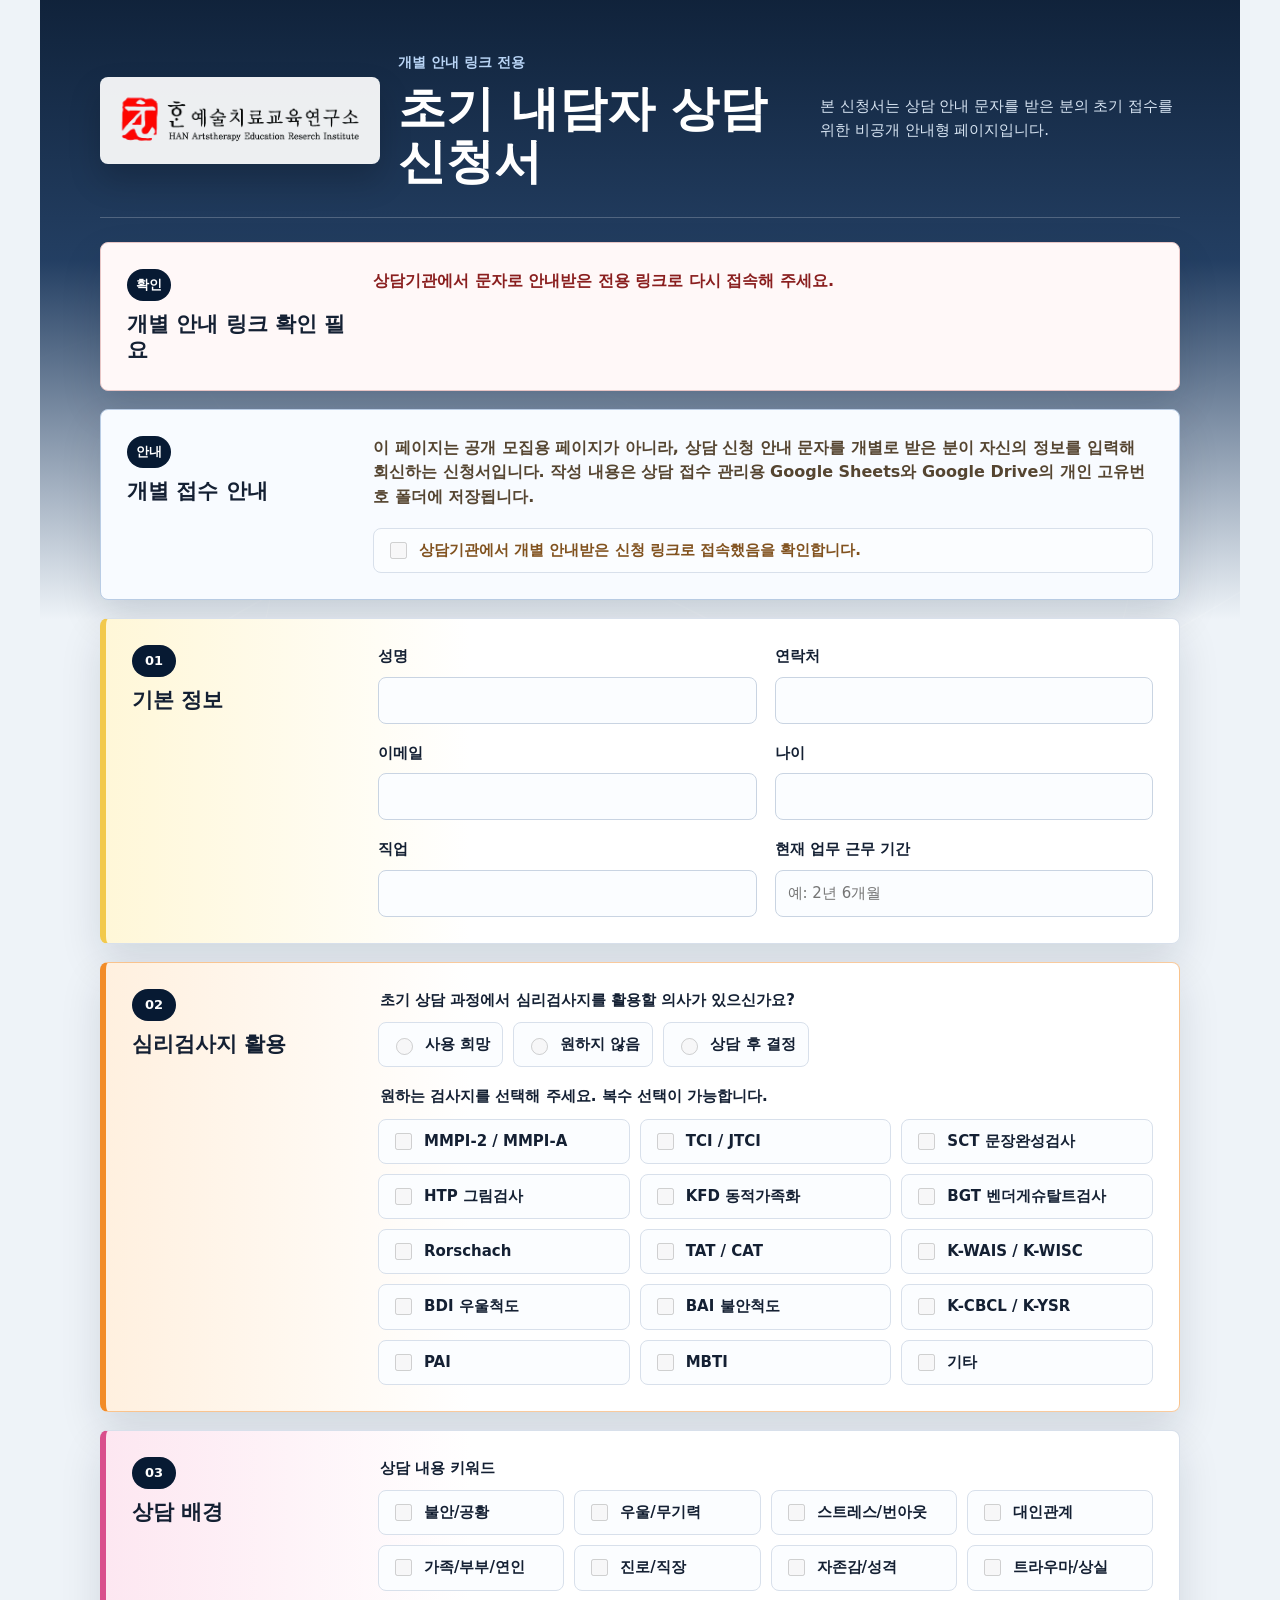
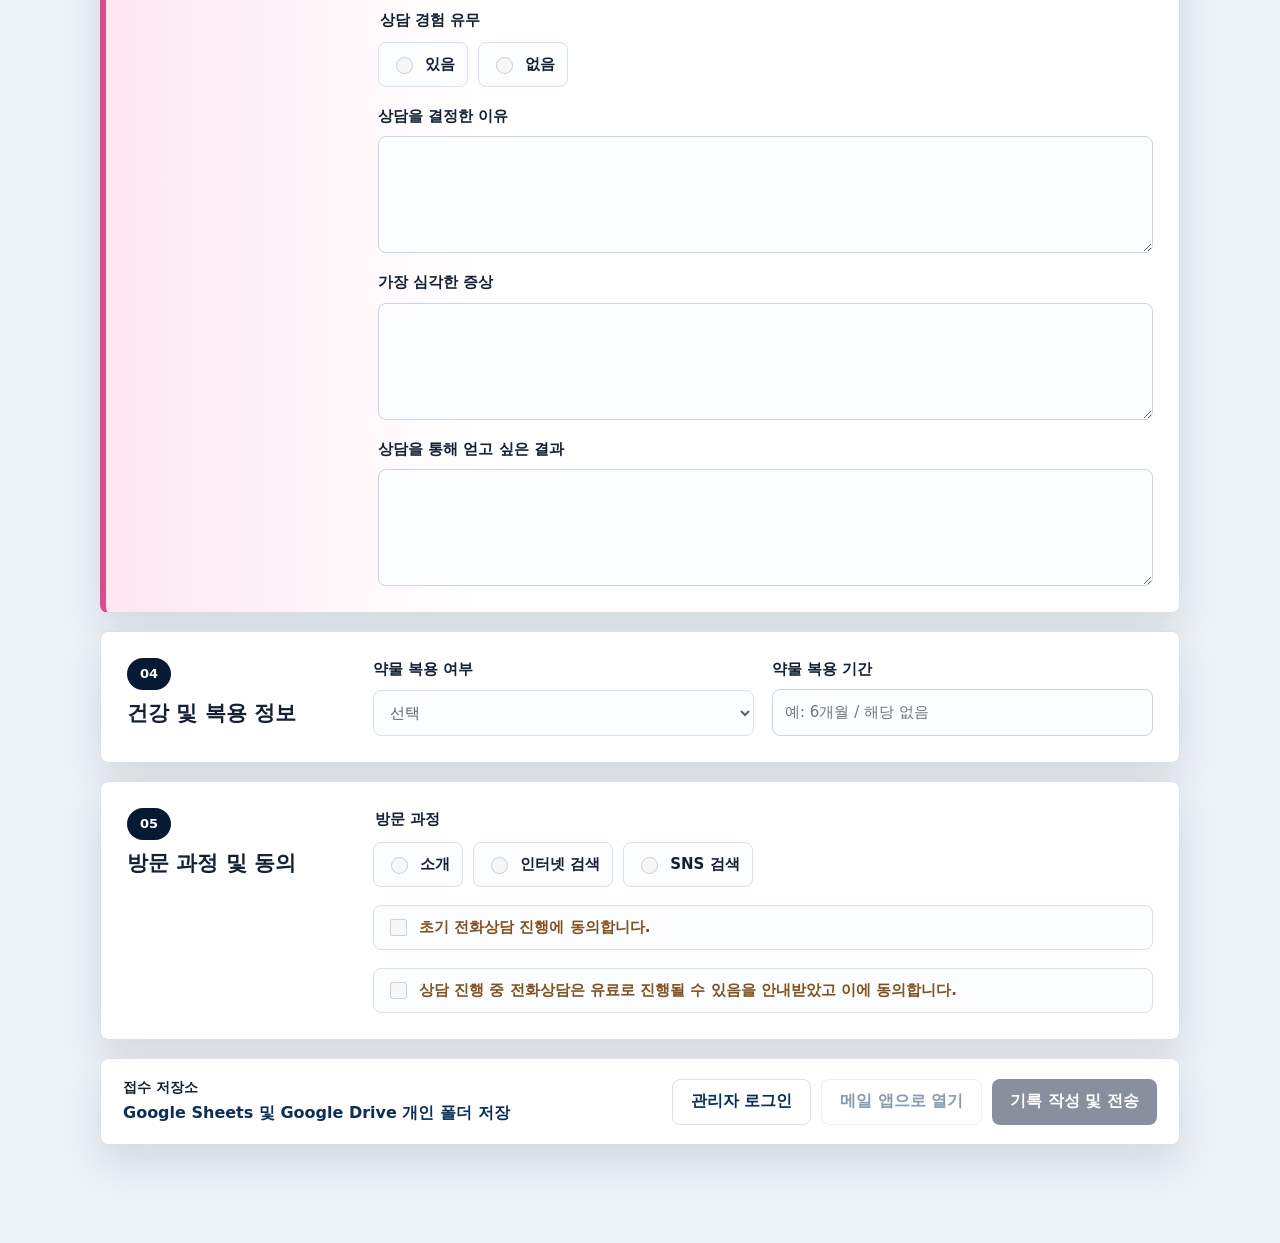
<file: index.html>
<!doctype html>
<html lang="ko">
  <head>
    <meta charset="UTF-8" />
    <meta name="viewport" content="width=device-width, initial-scale=1.0" />
    <meta name="robots" content="noindex, nofollow" />
    <title>초기 내담자 상담 신청서</title>
    <link rel="stylesheet" href="styles.css?v=20260813-3" />
  </head>
  <body>
    <main class="page-shell">
      <header class="app-header">
        <div class="brand-block">
          <img class="brand-logo" src="assets/institute-logo.png" alt="한예술치료교육연구소" />
          <div>
            <p class="eyebrow">개별 안내 링크 전용</p>
            <h1>초기 내담자 상담 신청서</h1>
          </div>
        </div>
        <p class="header-note">
          본 신청서는 상담 안내 문자를 받은 분의 초기 접수를 위한 비공개 안내형 페이지입니다.
        </p>
      </header>

      <form id="intakeForm" class="intake-form">
        <input type="hidden" name="_subject" value="초기 내담자 상담 신청서 접수" />
        <input type="hidden" name="_template" value="table" />
        <input type="hidden" name="_captcha" value="false" />
        <input type="hidden" id="summaryField" name="상담_신청_요약" />
        <input type="hidden" id="applicantNoField" name="고유번호" />

        <section class="form-section access-notice">
          <div class="section-title">
            <span>안내</span>
            <h2>개별 접수 안내</h2>
          </div>
          <div class="field-stack">
            <p>
              이 페이지는 공개 모집용 페이지가 아니라, 상담 신청 안내 문자를 개별로 받은 분이 자신의 정보를 입력해 회신하는 신청서입니다.
              작성 내용은 상담 접수 관리용 Google Sheets와 Google Drive의 개인 고유번호 폴더에 저장됩니다.
            </p>
            <label class="check-line">
              <input type="checkbox" name="개별 안내 링크 확인" value="확인" required />
              상담기관에서 개별 안내받은 신청 링크로 접속했음을 확인합니다.
            </label>
          </div>
        </section>

        <section class="form-section personal-section">
          <div class="section-title">
            <span>01</span>
            <h2>기본 정보</h2>
          </div>
          <div class="field-grid">
            <label>
              성명
              <input name="성명" autocomplete="name" required />
            </label>
            <label>
              연락처
              <input name="연락처" type="tel" autocomplete="tel" required />
            </label>
            <label>
              이메일
              <input name="이메일" type="email" autocomplete="email" />
            </label>
            <label>
              나이
              <input name="나이" type="number" min="1" max="120" required />
            </label>
            <label>
              직업
              <input name="직업" required />
            </label>
            <label>
              현재 업무 근무 기간
              <input name="현재 업무 근무 기간" placeholder="예: 2년 6개월" />
            </label>
          </div>
        </section>

        <section class="form-section diagnostic-section priority-section">
          <div class="section-title">
            <span>02</span>
            <h2>심리검사지 활용</h2>
          </div>
          <div class="field-stack">
            <fieldset>
              <legend>초기 상담 과정에서 심리검사지를 활용할 의사가 있으신가요?</legend>
              <div class="inline-choices">
                <label><input type="radio" name="검사지 선택 사용 여부" value="사용 희망" required /> 사용 희망</label>
                <label><input type="radio" name="검사지 선택 사용 여부" value="사용 원하지 않음" /> 원하지 않음</label>
                <label><input type="radio" name="검사지 선택 사용 여부" value="상담 후 결정" /> 상담 후 결정</label>
              </div>
            </fieldset>

            <fieldset>
              <legend>원하는 검사지를 선택해 주세요. 복수 선택이 가능합니다.</legend>
              <div class="choice-grid test-choice-grid">
                <label><input type="checkbox" name="초기 선택 검사지" value="MMPI-2 / MMPI-A" /> MMPI-2 / MMPI-A</label>
                <label><input type="checkbox" name="초기 선택 검사지" value="TCI / JTCI" /> TCI / JTCI</label>
                <label><input type="checkbox" name="초기 선택 검사지" value="SCT 문장완성검사" /> SCT 문장완성검사</label>
                <label><input type="checkbox" name="초기 선택 검사지" value="HTP 그림검사" /> HTP 그림검사</label>
                <label><input type="checkbox" name="초기 선택 검사지" value="KFD 동적가족화" /> KFD 동적가족화</label>
                <label><input type="checkbox" name="초기 선택 검사지" value="BGT 벤더게슈탈트검사" /> BGT 벤더게슈탈트검사</label>
                <label><input type="checkbox" name="초기 선택 검사지" value="Rorschach 로르샤흐 검사" /> Rorschach</label>
                <label><input type="checkbox" name="초기 선택 검사지" value="TAT / CAT 주제통각검사" /> TAT / CAT</label>
                <label><input type="checkbox" name="초기 선택 검사지" value="K-WAIS / K-WISC 지능검사" /> K-WAIS / K-WISC</label>
                <label><input type="checkbox" name="초기 선택 검사지" value="BDI 우울척도" /> BDI 우울척도</label>
                <label><input type="checkbox" name="초기 선택 검사지" value="BAI 불안척도" /> BAI 불안척도</label>
                <label><input type="checkbox" name="초기 선택 검사지" value="K-CBCL / K-YSR" /> K-CBCL / K-YSR</label>
                <label><input type="checkbox" name="초기 선택 검사지" value="PAI 성격평가질문지" /> PAI</label>
                <label><input type="checkbox" name="초기 선택 검사지" value="MBTI" /> MBTI</label>
                <label><input type="checkbox" name="초기 선택 검사지" value="기타" /> 기타</label>
              </div>
            </fieldset>
          </div>
        </section>

        <section class="form-section journal-section">
          <div class="section-title">
            <span>03</span>
            <h2>상담 배경</h2>
          </div>
          <div class="field-stack">
            <fieldset>
              <legend>상담 내용 키워드</legend>
              <div class="choice-grid">
                <label><input type="checkbox" name="상담 내용 키워드" value="불안/공황" /> 불안/공황</label>
                <label><input type="checkbox" name="상담 내용 키워드" value="우울/무기력" /> 우울/무기력</label>
                <label><input type="checkbox" name="상담 내용 키워드" value="스트레스/번아웃" /> 스트레스/번아웃</label>
                <label><input type="checkbox" name="상담 내용 키워드" value="대인관계" /> 대인관계</label>
                <label><input type="checkbox" name="상담 내용 키워드" value="가족/부부/연인" /> 가족/부부/연인</label>
                <label><input type="checkbox" name="상담 내용 키워드" value="진로/직장" /> 진로/직장</label>
                <label><input type="checkbox" name="상담 내용 키워드" value="자존감/성격" /> 자존감/성격</label>
                <label><input type="checkbox" name="상담 내용 키워드" value="트라우마/상실" /> 트라우마/상실</label>
              </div>
            </fieldset>

            <fieldset>
              <legend>상담 경험 유무</legend>
              <div class="inline-choices">
                <label><input type="radio" name="상담 경험 유무" value="있음" required /> 있음</label>
                <label><input type="radio" name="상담 경험 유무" value="없음" /> 없음</label>
              </div>
            </fieldset>

            <label>
              상담을 결정한 이유
              <textarea name="상담을 결정한 이유" rows="4" required></textarea>
            </label>
            <label>
              가장 심각한 증상
              <textarea name="가장 심각한 증상" rows="4" required></textarea>
            </label>
            <label>
              상담을 통해 얻고 싶은 결과
              <textarea name="상담을 통해 얻고 싶은 결과" rows="4" required></textarea>
            </label>
          </div>
        </section>

        <section class="form-section">
          <div class="section-title">
            <span>04</span>
            <h2>건강 및 복용 정보</h2>
          </div>
          <div class="field-grid">
            <label>
              약물 복용 여부
              <select name="약물 복용 여부" required>
                <option value="">선택</option>
                <option>복용 중</option>
                <option>과거 복용 경험 있음</option>
                <option>복용 경험 없음</option>
              </select>
            </label>
            <label>
              약물 복용 기간
              <input name="약물 복용 기간" placeholder="예: 6개월 / 해당 없음" />
            </label>
          </div>
        </section>

        <section class="form-section">
          <div class="section-title">
            <span>05</span>
            <h2>방문 과정 및 동의</h2>
          </div>
          <div class="field-stack">
            <fieldset>
              <legend>방문 과정</legend>
              <div class="inline-choices">
                <label><input type="radio" name="방문 과정" value="소개" required /> 소개</label>
                <label><input type="radio" name="방문 과정" value="인터넷 검색" /> 인터넷 검색</label>
                <label><input type="radio" name="방문 과정" value="SNS 검색" /> SNS 검색</label>
              </div>
            </fieldset>

            <label class="check-line">
              <input type="checkbox" name="초기 전화상담 동의 여부" value="동의" required />
              초기 전화상담 진행에 동의합니다.
            </label>
            <label class="check-line">
              <input type="checkbox" name="상담진행중 전화상담 유료 안내 동의" value="동의" required />
              상담 진행 중 전화상담은 유료로 진행될 수 있음을 안내받았고 이에 동의합니다.
            </label>
          </div>
        </section>

        <section class="submission-panel">
          <div>
            <strong>접수 저장소</strong>
            <span>Google Sheets 및 Google Drive 개인 폴더 저장</span>
          </div>
          <div class="actions">
            <a class="secondary-link" href="admin.html">관리자 로그인</a>
            <button class="secondary-button" type="button" id="mailClientButton">메일 앱으로 열기</button>
            <button class="primary-button" type="submit">기록 작성 및 전송</button>
          </div>
        </section>
        <p id="submitMessage" class="form-message" role="status"></p>
      </form>
    </main>

    <script src="config.js?v=20260813-3"></script>
    <script src="app.js?v=20260815-1"></script>
  </body>
</html>
</file>
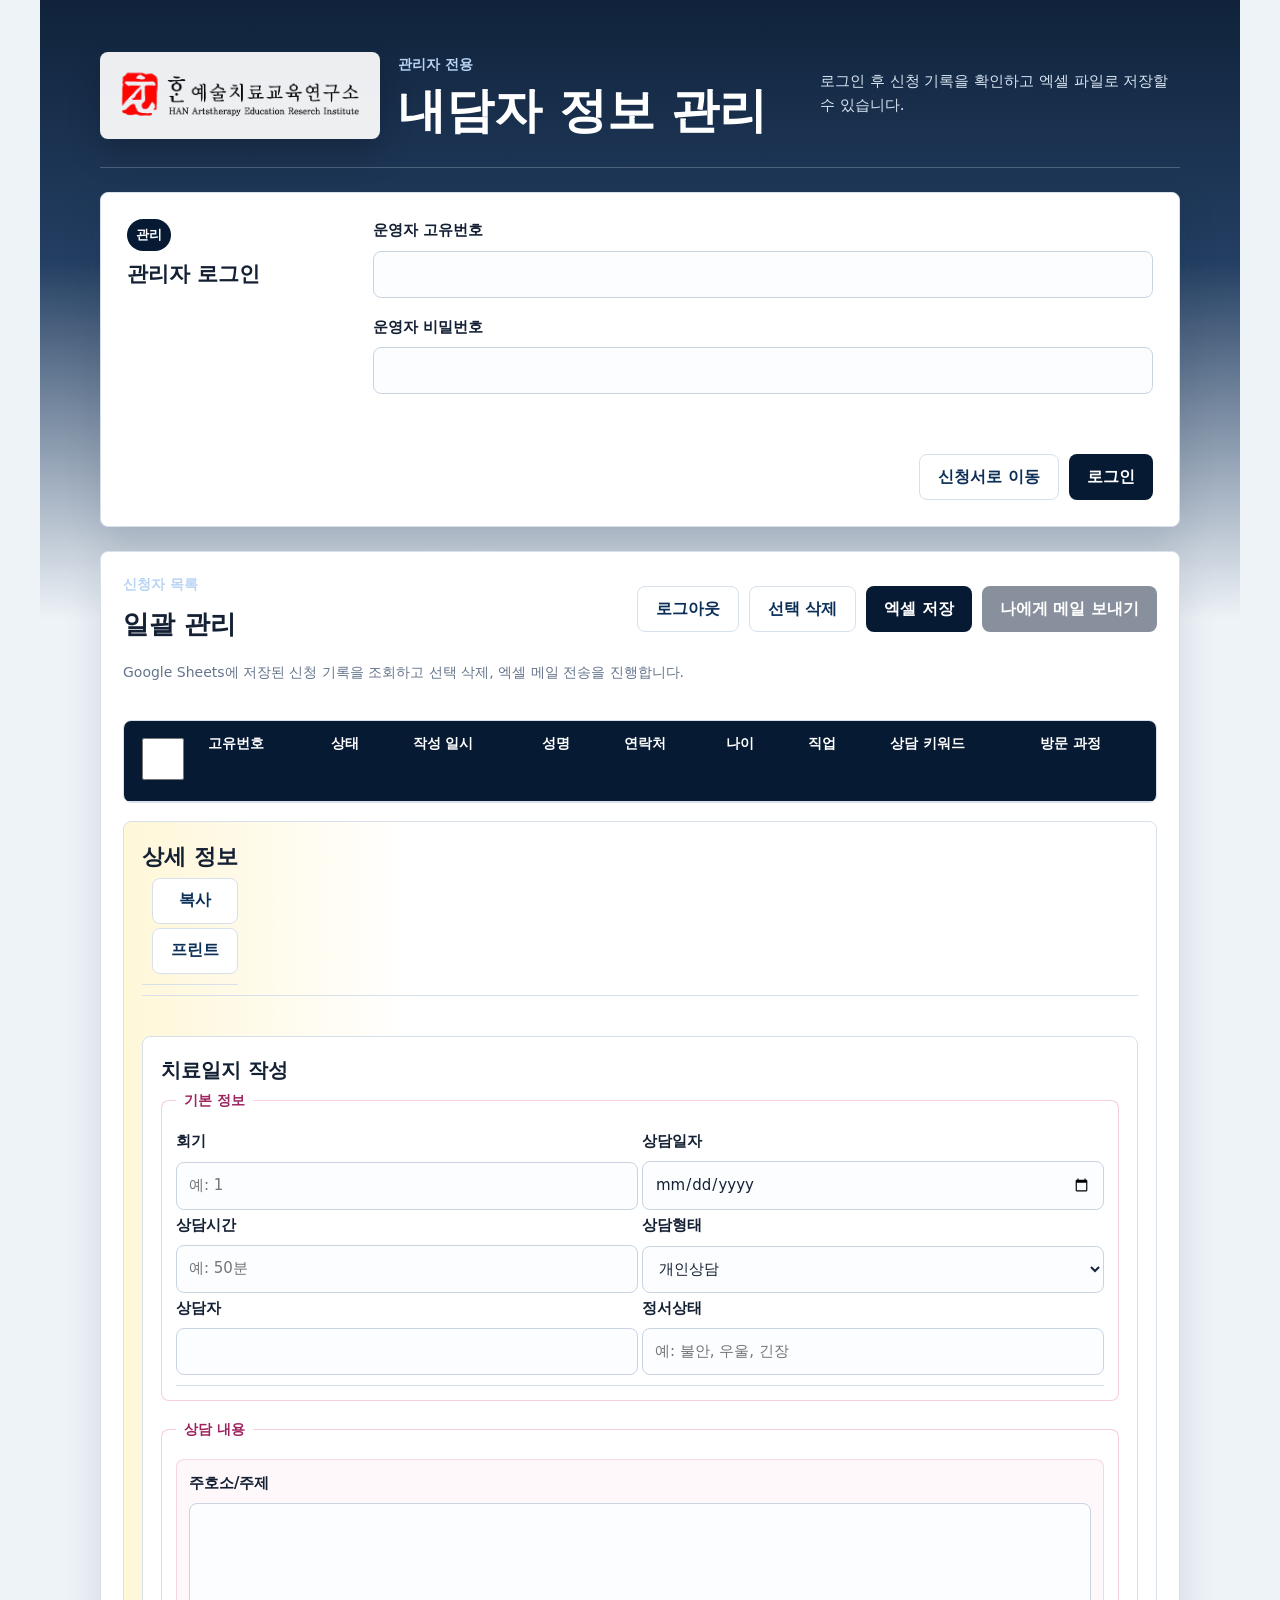
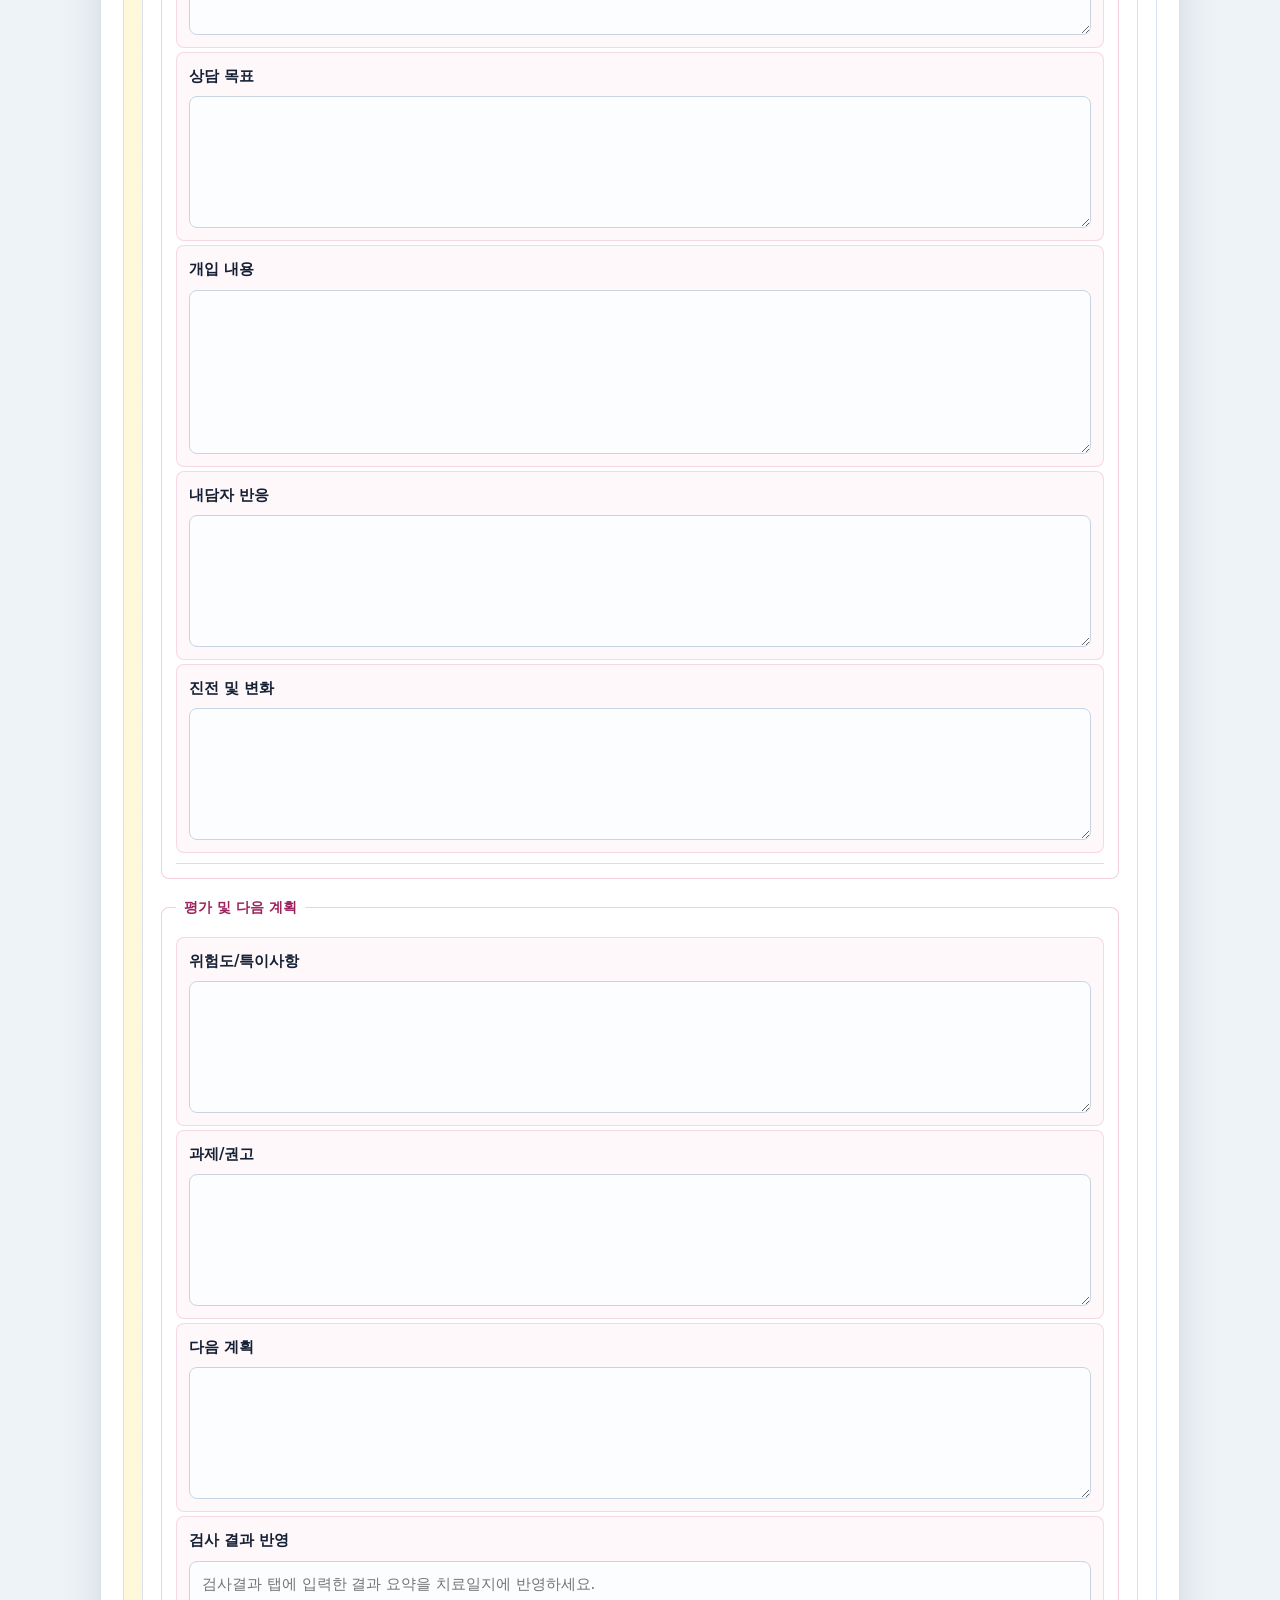
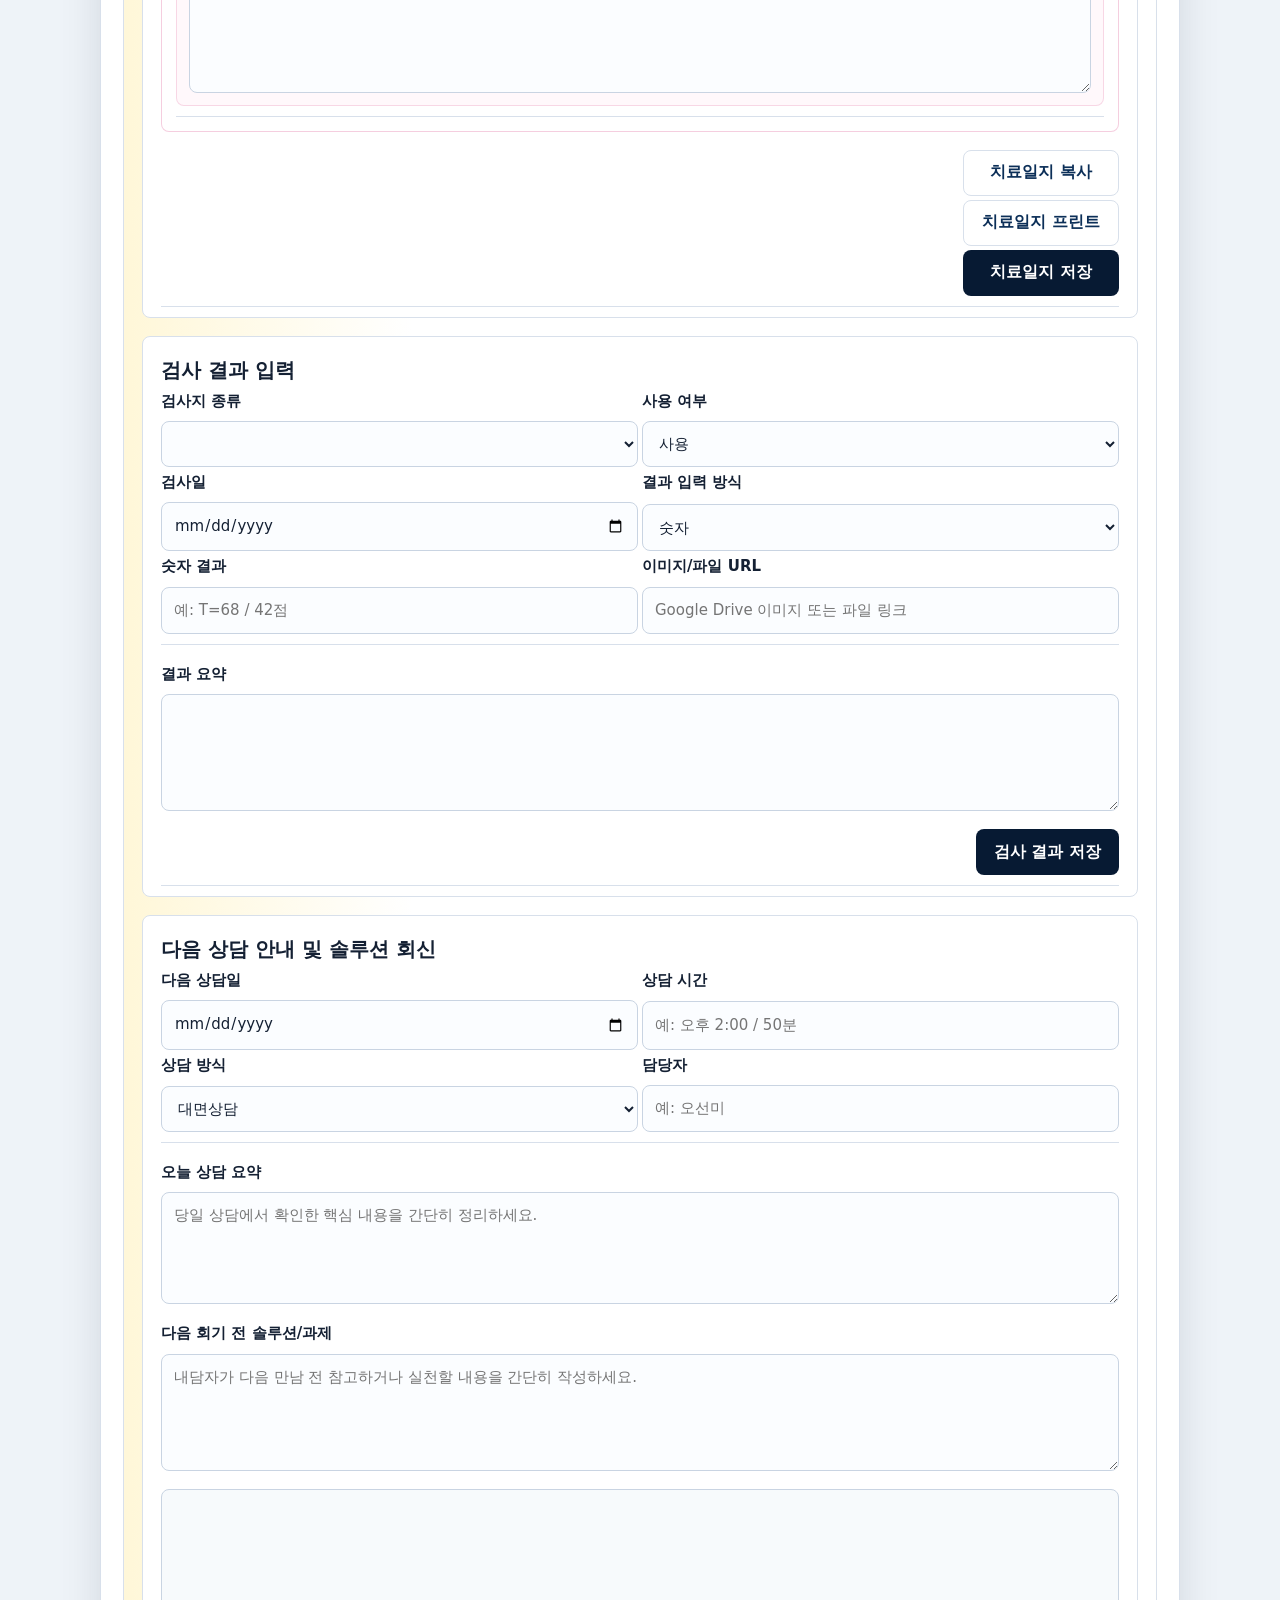
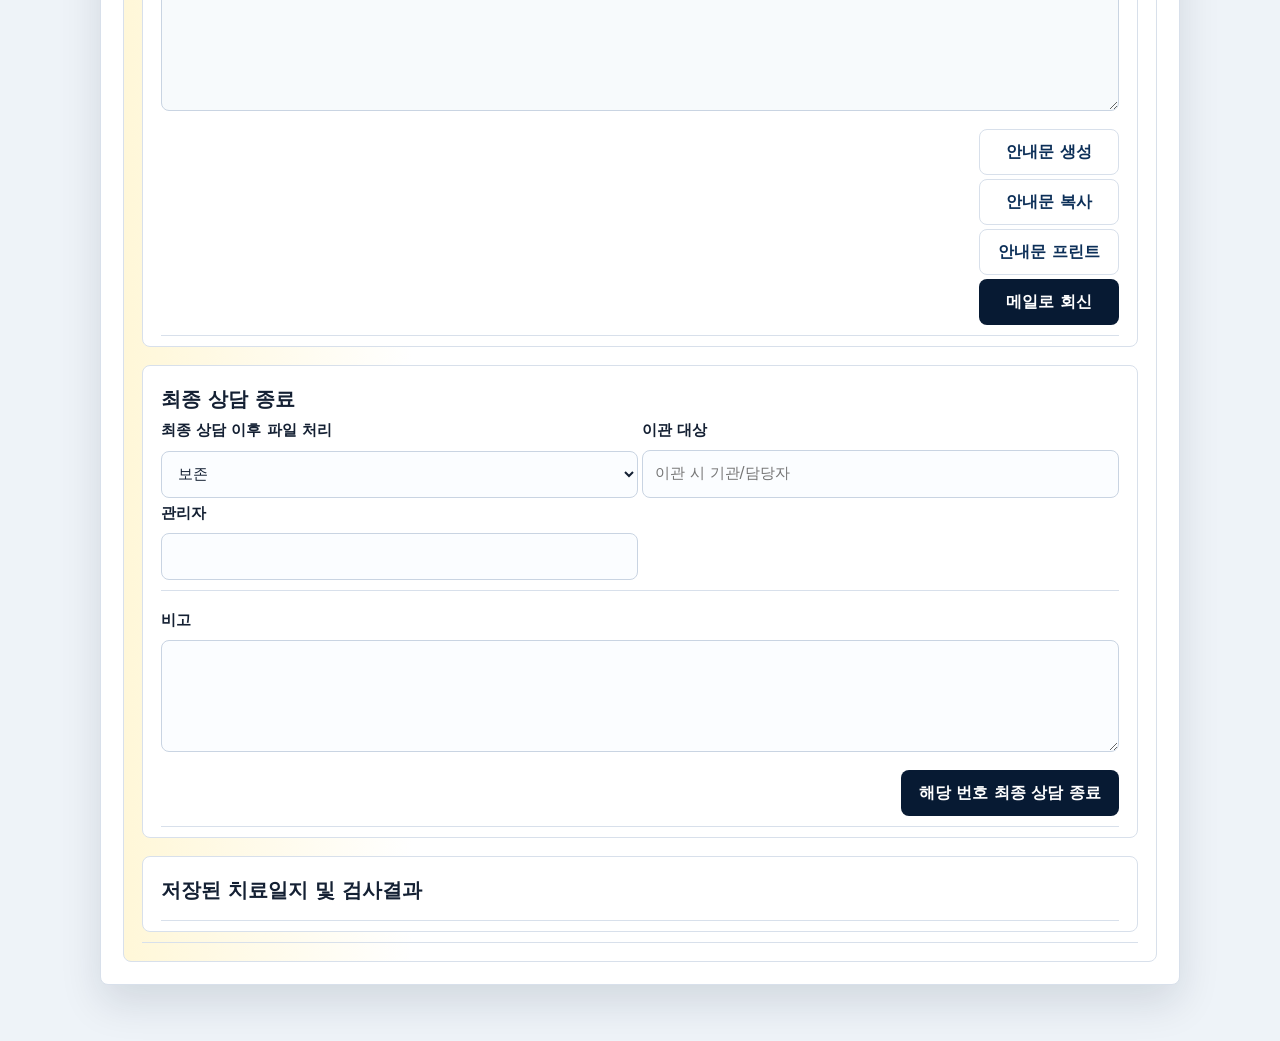
<file: admin.html>
<!doctype html>
<html lang="ko">
  <head>
    <meta charset="UTF-8" />
    <meta name="viewport" content="width=device-width, initial-scale=1.0" />
    <title>관리자 내담자 정보 관리</title>
    <link rel="stylesheet" href="styles.css?v=20260813-6" />
  </head>
  <body>
    <main class="page-shell">
      <header class="app-header">
        <div class="brand-block">
          <img class="brand-logo" src="assets/institute-logo.png" alt="한 예술치료교육연구소" />
          <div>
            <p class="eyebrow">관리자 전용</p>
            <h1>내담자 정보 관리</h1>
          </div>
        </div>
        <p class="header-note">로그인 후 신청 기록을 확인하고 엑셀 파일로 저장할 수 있습니다.</p>
      </header>

      <section id="loginPanel" class="form-section admin-panel">
        <div class="section-title">
          <span>관리</span>
          <h2>관리자 로그인</h2>
        </div>
        <form id="adminLoginForm" class="field-stack">
          <label>
            운영자 고유번호
            <input id="adminId" autocomplete="username" required />
          </label>
          <label>
            운영자 비밀번호
            <input id="adminPassword" type="password" autocomplete="current-password" required />
          </label>
          <p id="loginMessage" class="form-message" role="alert"></p>
          <div class="actions">
            <a class="secondary-link" href="index.html">신청서로 이동</a>
            <button class="primary-button" type="submit">로그인</button>
          </div>
        </form>
      </section>

      <section id="recordsPanel" class="records-panel" hidden>
        <div class="records-toolbar">
          <div>
            <p class="eyebrow">신청자 목록</p>
            <h2>일괄 관리</h2>
          </div>
          <div class="actions">
            <button class="secondary-button" type="button" id="logoutButton">로그아웃</button>
            <button class="secondary-button" type="button" id="deleteSelectedButton">선택 삭제</button>
            <button class="primary-button" type="button" id="exportButton">엑셀 저장</button>
            <button class="primary-button" type="button" id="emailButton" disabled>나에게 메일 보내기</button>
          </div>
        </div>

        <p class="admin-note">
          Google Sheets에 저장된 신청 기록을 조회하고 선택 삭제, 엑셀 메일 전송을 진행합니다.
        </p>
        <p id="operatorInfo" class="admin-note"></p>

        <div class="table-wrap">
          <table>
            <thead>
              <tr>
                <th><input type="checkbox" id="selectAll" aria-label="전체 선택" /></th>
                <th>고유번호</th>
                <th>상태</th>
                <th>작성 일시</th>
                <th>성명</th>
                <th>연락처</th>
                <th>나이</th>
                <th>직업</th>
                <th>상담 키워드</th>
                <th>방문 과정</th>
              </tr>
            </thead>
            <tbody id="recordsBody"></tbody>
          </table>
        </div>

        <article id="detailPanel" class="detail-panel personal-section" hidden>
          <div class="detail-heading">
            <h2>상세 정보</h2>
            <div class="actions">
              <button class="secondary-button" type="button" id="copyDetailButton">복사</button>
              <button class="secondary-button" type="button" id="printDetailButton">프린트</button>
            </div>
          </div>
          <div id="printArea">
            <dl id="detailList"></dl>

            <section class="admin-workspace">
              <div class="workspace-section journal-section">
                <h3>치료일지 작성</h3>
                <form id="journalForm" class="field-stack">
                  <input type="hidden" name="고유번호" />
                  <fieldset class="journal-fieldset">
                    <legend>기본 정보</legend>
                    <div class="field-grid compact-grid">
                      <label>회기<input name="회기" type="number" min="1" placeholder="예: 1" required /></label>
                      <label>상담일자<input name="상담일자" type="date" required /></label>
                      <label>상담시간<input name="상담시간" placeholder="예: 50분" /></label>
                      <label>
                        상담형태
                        <select name="상담형태">
                          <option>개인상담</option>
                          <option>부부/가족상담</option>
                          <option>아동/청소년상담</option>
                          <option>전화상담</option>
                          <option>온라인상담</option>
                        </select>
                      </label>
                      <label>상담자<input name="상담자" /></label>
                      <label>정서상태<input name="정서상태" placeholder="예: 불안, 우울, 긴장" /></label>
                    </div>
                  </fieldset>
                  <fieldset class="journal-fieldset">
                    <legend>상담 내용</legend>
                    <div class="journal-cell-grid">
                      <label>주호소/주제<textarea name="주호소/주제" rows="3" required></textarea></label>
                      <label>상담 목표<textarea name="상담 목표" rows="3"></textarea></label>
                      <label class="wide-cell">개입 내용<textarea name="개입 내용" rows="4" required></textarea></label>
                      <label>내담자 반응<textarea name="내담자 반응" rows="3"></textarea></label>
                      <label>진전 및 변화<textarea name="진전 및 변화" rows="3"></textarea></label>
                    </div>
                  </fieldset>
                  <fieldset class="journal-fieldset">
                    <legend>평가 및 다음 계획</legend>
                    <div class="journal-cell-grid">
                      <label>위험도/특이사항<textarea name="위험도/특이사항" rows="3"></textarea></label>
                      <label>과제/권고<textarea name="과제/권고" rows="3"></textarea></label>
                      <label>다음 계획<textarea name="다음 계획" rows="3"></textarea></label>
                      <label>검사 결과 반영<textarea name="검사 결과 반영" rows="3" placeholder="검사결과 탭에 입력한 결과 요약을 치료일지에 반영하세요."></textarea></label>
                    </div>
                  </fieldset>
                  <div class="actions">
                    <button class="secondary-button" type="button" id="copyJournalButton">치료일지 복사</button>
                    <button class="secondary-button" type="button" id="printJournalButton">치료일지 프린트</button>
                    <button class="primary-button" type="submit">치료일지 저장</button>
                  </div>
                </form>
              </div>

              <div class="workspace-section diagnostic-section">
                <h3>검사 결과 입력</h3>
                <form id="testForm" class="field-stack">
                  <input type="hidden" name="고유번호" />
                  <div class="field-grid">
                    <label>
                      검사지 종류
                      <select name="검사지 종류" id="testTypeSelect"></select>
                    </label>
                    <label>
                      사용 여부
                      <select name="사용 여부">
                        <option>사용</option>
                        <option>미사용</option>
                        <option>보류</option>
                      </select>
                    </label>
                    <label>검사일<input name="검사일" type="date" /></label>
                    <label>
                      결과 입력 방식
                      <select name="결과 입력 방식">
                        <option>숫자</option>
                        <option>이미지/파일 URL</option>
                        <option>숫자 + 이미지/파일 URL</option>
                      </select>
                    </label>
                    <label>숫자 결과<input name="숫자 결과" placeholder="예: T=68 / 42점" /></label>
                    <label>이미지/파일 URL<input name="이미지/파일 URL" type="url" placeholder="Google Drive 이미지 또는 파일 링크" /></label>
                  </div>
                  <label>결과 요약<textarea name="결과 요약" rows="4"></textarea></label>
                  <div class="actions">
                    <button class="primary-button" type="submit">검사 결과 저장</button>
                  </div>
                </form>
              </div>

              <div class="workspace-section followup-section">
                <h3>다음 상담 안내 및 솔루션 회신</h3>
                <form id="followupForm" class="field-stack">
                  <div class="field-grid">
                    <label>다음 상담일<input name="nextDate" type="date" /></label>
                    <label>상담 시간<input name="nextTime" placeholder="예: 오후 2:00 / 50분" /></label>
                    <label>
                      상담 방식
                      <select name="method">
                        <option>대면상담</option>
                        <option>전화상담</option>
                        <option>온라인상담</option>
                        <option>추후 협의</option>
                      </select>
                    </label>
                    <label>담당자<input name="counselor" placeholder="예: 오선미" /></label>
                  </div>
                  <label>오늘 상담 요약<textarea name="summary" rows="3" placeholder="당일 상담에서 확인한 핵심 내용을 간단히 정리하세요."></textarea></label>
                  <label>다음 회기 전 솔루션/과제<textarea name="solution" rows="4" placeholder="내담자가 다음 만남 전 참고하거나 실천할 내용을 간단히 작성하세요."></textarea></label>
                  <textarea id="followupMessage" class="copy-output" rows="8" readonly></textarea>
                  <div class="actions">
                    <button class="secondary-button" type="button" id="buildFollowupButton">안내문 생성</button>
                    <button class="secondary-button" type="button" id="copyFollowupButton">안내문 복사</button>
                    <button class="secondary-button" type="button" id="printFollowupButton">안내문 프린트</button>
                    <button class="primary-button" type="button" id="mailFollowupButton">메일로 회신</button>
                  </div>
                </form>
              </div>

              <div class="workspace-section">
                <h3>최종 상담 종료</h3>
                <form id="closeForm" class="field-stack">
                  <div class="field-grid">
                    <label>
                      최종 상담 이후 파일 처리
                      <select name="preserve">
                        <option value="보존">보존</option>
                        <option value="삭제">삭제</option>
                        <option value="이관">이관</option>
                      </select>
                    </label>
                    <label>이관 대상<input name="transferTarget" placeholder="이관 시 기관/담당자" /></label>
                    <label>관리자<input name="admin" /></label>
                  </div>
                  <label>비고<textarea name="memo" rows="3"></textarea></label>
                  <div class="actions">
                    <button class="primary-button" type="submit">해당 번호 최종 상담 종료</button>
                  </div>
                </form>
              </div>

              <div class="workspace-section">
                <h3>저장된 치료일지 및 검사결과</h3>
                <div id="relatedRecords" class="related-records"></div>
              </div>
            </section>
          </div>
        </article>
      </section>
    </main>

    <script src="config.js?v=20260813-3"></script>
    <script src="admin.js?v=20260815-1"></script>
  </body>
</html>
</file>
<file: styles.css>
:root {
  color-scheme: light;
  --ink: #142033;
  --muted: #65758c;
  --line: #d8e0eb;
  --panel: #ffffff;
  --page: #eef3f8;
  --navy: #071a33;
  --navy-2: #0d2b52;
  --accent: #194f86;
  --accent-strong: #0c2f58;
  --accent-soft: #e6eef8;
  --personal: #f2c94c;
  --personal-soft: #fff7d8;
  --journal: #d94f8c;
  --journal-soft: #fde7f1;
  --diagnostic: #f28c28;
  --diagnostic-soft: #fff0df;
  --followup: #2c7a78;
  --followup-soft: #e3f4f2;
  --warn: #81521f;
  --radius: 8px;
}

* {
  box-sizing: border-box;
}

body {
  margin: 0;
  min-height: 100vh;
  background:
    linear-gradient(180deg, rgba(7, 26, 51, 0.96) 0, rgba(13, 43, 82, 0.9) 260px, rgba(238, 243, 248, 0) 620px),
    url("data:image/svg+xml,%3Csvg width='900' height='520' viewBox='0 0 900 520' xmlns='http://www.w3.org/2000/svg'%3E%3Cg fill='none' stroke='%23ffffff' stroke-opacity='.14' stroke-width='1.2'%3E%3Cpath d='M-20 122 C165 44 293 45 438 123 S719 219 924 102'/%3E%3Cpath d='M-40 288 C128 203 252 205 411 288 S715 393 940 253'/%3E%3Cpath d='M72 515 C223 387 357 386 511 470 S732 551 918 433'/%3E%3Cpath d='M85 10 C54 114 67 209 128 296 S188 444 141 536'/%3E%3Cpath d='M772 -20 C718 92 713 197 775 305 S831 455 765 555'/%3E%3C/g%3E%3C/svg%3E"),
    var(--page);
  background-repeat: no-repeat;
  background-position: top center;
  background-size: 1200px auto;
  color: var(--ink);
  font-family:
    "Pretendard",
    "Apple SD Gothic Neo",
    "Malgun Gothic",
    system-ui,
    sans-serif;
  line-height: 1.55;
}

.page-shell {
  width: min(1080px, calc(100% - 32px));
  margin: 0 auto;
  padding: 30px 0 56px;
}

.app-header {
  display: flex;
  align-items: center;
  justify-content: space-between;
  gap: 24px;
  padding: 22px 0 28px;
  color: #ffffff;
  border-bottom: 1px solid rgba(255, 255, 255, 0.22);
}

.brand-block {
  display: flex;
  align-items: center;
  gap: 18px;
}

.brand-logo {
  display: block;
  width: min(280px, 38vw);
  height: auto;
  object-fit: contain;
  border-radius: var(--radius);
  background: rgba(255, 255, 255, 0.92);
  padding: 10px 12px;
  box-shadow: 0 16px 32px rgba(0, 0, 0, 0.18);
}

.eyebrow {
  margin: 0 0 8px;
  color: #b8d4f5;
  font-size: 14px;
  font-weight: 700;
}

h1,
h2,
p {
  margin-top: 0;
}

h1 {
  margin-bottom: 0;
  font-size: clamp(30px, 4vw, 48px);
  line-height: 1.12;
  letter-spacing: 0;
}

.header-note {
  max-width: 360px;
  margin-bottom: 4px;
  color: #d7e4f2;
  font-size: 15px;
}

.intake-form {
  display: grid;
  gap: 18px;
  margin-top: 24px;
}

.form-section,
.submission-panel,
.records-panel {
  background: var(--panel);
  border: 1px solid var(--line);
  border-radius: var(--radius);
  box-shadow: 0 18px 42px rgba(10, 28, 52, 0.12);
}

.form-section {
  display: grid;
  grid-template-columns: 220px 1fr;
  gap: 26px;
  padding: 26px;
}

.access-notice {
  background: #f8fbff;
  border-color: #b9cce4;
}

.access-notice p {
  margin: 0;
  color: #554531;
  font-weight: 600;
}

.access-denied {
  background: #fff8f8;
  border-color: #e8c6c6;
}

.access-denied p {
  margin: 0;
  color: #8a1f1f;
  font-weight: 800;
}

.priority-section {
  border-color: rgba(242, 140, 40, 0.45);
}

.personal-section {
  border-left: 6px solid var(--personal);
  background: linear-gradient(90deg, var(--personal-soft), #ffffff 34%);
}

.journal-section {
  border-left: 6px solid var(--journal);
  background: linear-gradient(90deg, var(--journal-soft), #ffffff 34%);
}

.diagnostic-section {
  border-left: 6px solid var(--diagnostic);
  background: linear-gradient(90deg, var(--diagnostic-soft), #ffffff 34%);
}

.followup-section {
  border-left: 6px solid var(--followup);
  background: linear-gradient(90deg, var(--followup-soft), #ffffff 34%);
}

.section-title {
  display: grid;
  align-content: start;
  gap: 10px;
}

.section-title span {
  width: 44px;
  height: 32px;
  display: inline-grid;
  place-items: center;
  border-radius: 999px;
  background: var(--navy);
  color: #ffffff;
  font-size: 13px;
  font-weight: 800;
}

.section-title h2 {
  margin-bottom: 0;
  font-size: 21px;
  line-height: 1.25;
}

.field-grid {
  display: grid;
  grid-template-columns: repeat(2, minmax(0, 1fr));
  gap: 18px;
}

.field-stack {
  display: grid;
  gap: 18px;
}

.compact-grid {
  gap: 12px;
}

.journal-fieldset {
  border: 1px solid rgba(217, 79, 140, 0.28);
  border-radius: var(--radius);
  background: rgba(255, 255, 255, 0.84);
  padding: 14px;
}

.journal-fieldset legend {
  width: auto;
  margin: 0 0 4px;
  padding: 0 8px;
  color: #9d235e;
  font-size: 14px;
  letter-spacing: 0;
}

.journal-cell-grid {
  display: grid;
  grid-template-columns: 1fr;
  gap: 12px;
}

.journal-cell-grid label {
  min-height: 100%;
  border: 1px solid rgba(217, 79, 140, 0.2);
  border-radius: var(--radius);
  background: #fff8fb;
  padding: 12px;
}

.journal-cell-grid textarea {
  min-height: 132px;
}

.journal-cell-grid .wide-cell textarea {
  min-height: 164px;
}

label,
fieldset {
  display: grid;
  gap: 8px;
  margin: 0;
  color: var(--ink);
  font-size: 15px;
  font-weight: 700;
}

fieldset {
  padding: 0;
  border: 0;
}

legend {
  margin-bottom: 10px;
  font-size: 15px;
  font-weight: 800;
}

input,
select,
textarea {
  width: 100%;
  min-height: 46px;
  border: 1px solid #c9d4e2;
  border-radius: var(--radius);
  background: #fbfdff;
  color: var(--ink);
  font: inherit;
  font-weight: 500;
  padding: 11px 12px;
  outline: none;
  transition: border-color 0.16s ease, box-shadow 0.16s ease, background 0.16s ease;
}

textarea {
  min-height: 112px;
  resize: vertical;
}

input:focus,
select:focus,
textarea:focus {
  border-color: var(--accent);
  background: #ffffff;
  box-shadow: 0 0 0 3px rgba(25, 79, 134, 0.16);
}

.choice-grid,
.inline-choices {
  display: grid;
  gap: 10px;
}

.choice-grid {
  grid-template-columns: repeat(4, minmax(0, 1fr));
}

.test-choice-grid {
  grid-template-columns: repeat(3, minmax(0, 1fr));
}

.inline-choices {
  grid-template-columns: repeat(3, minmax(0, max-content));
}

.choice-grid label,
.inline-choices label,
.check-line {
  display: flex;
  align-items: center;
  gap: 9px;
  min-height: 42px;
  padding: 10px 12px;
  border: 1px solid var(--line);
  border-radius: var(--radius);
  background: #fbfdff;
  font-weight: 600;
}

.choice-grid input,
.inline-choices input,
.check-line input {
  width: 17px;
  min-width: 17px;
  height: 17px;
  min-height: 17px;
  accent-color: var(--accent);
}

.personal-section input:focus,
.personal-section select:focus,
.personal-section textarea:focus {
  border-color: #d9a91d;
  box-shadow: 0 0 0 3px rgba(242, 201, 76, 0.22);
}

.journal-section input:focus,
.journal-section select:focus,
.journal-section textarea:focus {
  border-color: var(--journal);
  box-shadow: 0 0 0 3px rgba(217, 79, 140, 0.18);
}

.diagnostic-section input:focus,
.diagnostic-section select:focus,
.diagnostic-section textarea:focus {
  border-color: var(--diagnostic);
  box-shadow: 0 0 0 3px rgba(242, 140, 40, 0.18);
}

.check-line {
  align-items: flex-start;
  color: var(--warn);
}

.submission-panel {
  display: flex;
  align-items: center;
  justify-content: space-between;
  gap: 18px;
  padding: 18px 22px;
}

.submission-panel div:first-child {
  display: grid;
  gap: 2px;
}

.submission-panel strong {
  font-size: 14px;
}

.submission-panel span {
  color: var(--accent-strong);
  font-weight: 800;
}

.actions {
  display: flex;
  justify-content: end;
  gap: 10px;
  flex-wrap: wrap;
}

button {
  min-height: 46px;
  border: 0;
  border-radius: var(--radius);
  cursor: pointer;
  font: inherit;
  font-weight: 800;
  padding: 0 18px;
}

.primary-link,
.secondary-link {
  min-height: 46px;
  display: inline-flex;
  align-items: center;
  justify-content: center;
  border-radius: var(--radius);
  font-weight: 800;
  padding: 0 18px;
  text-decoration: none;
}

.primary-link {
  background: var(--navy);
  color: #ffffff;
}

.secondary-link {
  border: 1px solid var(--line);
  background: #ffffff;
  color: var(--accent-strong);
}

.primary-button {
  background: var(--navy);
  color: #ffffff;
}

.primary-button:hover {
  background: var(--navy-2);
}

.secondary-button {
  border: 1px solid var(--line);
  background: #ffffff;
  color: var(--accent-strong);
}

button:disabled {
  cursor: not-allowed;
  opacity: 0.48;
}

.admin-panel {
  margin-top: 24px;
}

.form-message {
  min-height: 24px;
  margin: 0;
  font-weight: 700;
}

.form-message[data-type="info"] {
  color: var(--muted);
}

.form-message[data-type="success"] {
  color: var(--accent-strong);
}

.form-message[data-type="error"] {
  color: #b3261e;
}

.records-panel {
  display: grid;
  gap: 18px;
  margin-top: 24px;
  padding: 22px;
}

.records-toolbar {
  display: flex;
  align-items: center;
  justify-content: space-between;
  gap: 18px;
}

.records-toolbar h2 {
  margin: 0;
  font-size: 26px;
}

.admin-note {
  margin: 0;
  color: var(--muted);
  font-size: 14px;
}

.table-wrap {
  overflow-x: auto;
  border: 1px solid var(--line);
  border-radius: var(--radius);
}

table {
  width: 100%;
  min-width: 920px;
  border-collapse: collapse;
  background: #ffffff;
}

th,
td {
  border-bottom: 1px solid var(--line);
  padding: 12px 14px;
  text-align: left;
  vertical-align: top;
  font-size: 14px;
}

th {
  background: var(--navy);
  color: #ffffff;
  font-weight: 800;
  white-space: nowrap;
}

td {
  color: var(--ink);
}

tr:last-child td {
  border-bottom: 0;
}

.empty-cell {
  height: 120px;
  color: var(--muted);
  text-align: center;
  vertical-align: middle;
}

.text-button {
  min-height: auto;
  border-radius: 0;
  background: transparent;
  color: var(--accent-strong);
  padding: 0;
  text-align: left;
  text-decoration: underline;
}

.danger-text-button {
  color: #b3261e;
}

.mini-record-actions {
  display: flex;
  align-items: center;
  flex-wrap: wrap;
  gap: 12px;
}

.detail-panel {
  display: grid;
  gap: 14px;
  border: 1px solid var(--line);
  border-radius: var(--radius);
  padding: 18px;
  background: linear-gradient(90deg, var(--personal-soft), #ffffff 28%);
}

.detail-heading {
  display: flex;
  align-items: center;
  justify-content: space-between;
  gap: 16px;
}

.detail-panel h2 {
  margin: 0;
  font-size: 22px;
}

.detail-panel dl {
  display: grid;
  grid-template-columns: repeat(2, minmax(0, 1fr));
  gap: 12px;
  margin: 0;
}

.detail-panel div {
  display: grid;
  gap: 4px;
  border-bottom: 1px solid var(--line);
  padding-bottom: 10px;
}

.detail-panel dt {
  color: var(--accent-strong);
  font-size: 13px;
  font-weight: 800;
}

.detail-panel dd {
  margin: 0;
  white-space: pre-wrap;
}

.admin-workspace {
  display: grid;
  gap: 18px;
  margin-top: 22px;
}

.workspace-section {
  display: grid;
  gap: 14px;
  border: 1px solid var(--line);
  border-radius: var(--radius);
  padding: 18px;
  background: #ffffff;
}

.workspace-section h3 {
  margin: 0;
  font-size: 20px;
}

.related-records {
  display: grid;
  grid-template-columns: repeat(3, minmax(0, 1fr));
  gap: 14px;
}

.related-records h4 {
  margin: 0 0 10px;
  color: var(--accent-strong);
  font-size: 15px;
}

.related-records p {
  margin: 0;
}

.mini-record {
  display: grid;
  gap: 6px;
  margin-bottom: 10px;
  border: 1px solid var(--line);
  border-radius: var(--radius);
  background: #ffffff;
  padding: 12px;
}

.copy-output {
  min-height: 170px;
  background: #f7fafc;
  color: var(--navy);
  font-weight: 600;
}

.mini-record strong {
  font-size: 14px;
}

.mini-record a {
  color: var(--accent-strong);
  font-weight: 700;
}

.print-page {
  background: #ffffff;
  padding: 24px;
}

@media (max-width: 820px) {
  .app-header,
  .form-section,
  .submission-panel,
  .records-toolbar {
    display: grid;
  }

  .form-section {
    grid-template-columns: 1fr;
    gap: 18px;
    padding: 20px;
  }

  .field-grid,
  .choice-grid,
  .inline-choices {
    grid-template-columns: 1fr;
  }

  .actions {
    display: grid;
    justify-content: stretch;
  }

  .brand-logo {
    width: min(260px, 100%);
  }

  .detail-panel dl {
    grid-template-columns: 1fr;
  }

  .detail-heading,
  .related-records {
    display: grid;
    grid-template-columns: 1fr;
  }

  .journal-cell-grid {
    grid-template-columns: 1fr;
  }

}

@media print {
  body {
    background: #ffffff;
  }

  .app-header,
  .records-toolbar,
  .table-wrap,
  .actions,
  .admin-note,
  .workspace-section form button {
    display: none !important;
  }

  .page-shell,
  .records-panel,
  .detail-panel {
    width: 100%;
    margin: 0;
    padding: 0;
    border: 0;
    box-shadow: none;
  }
}
</file>
